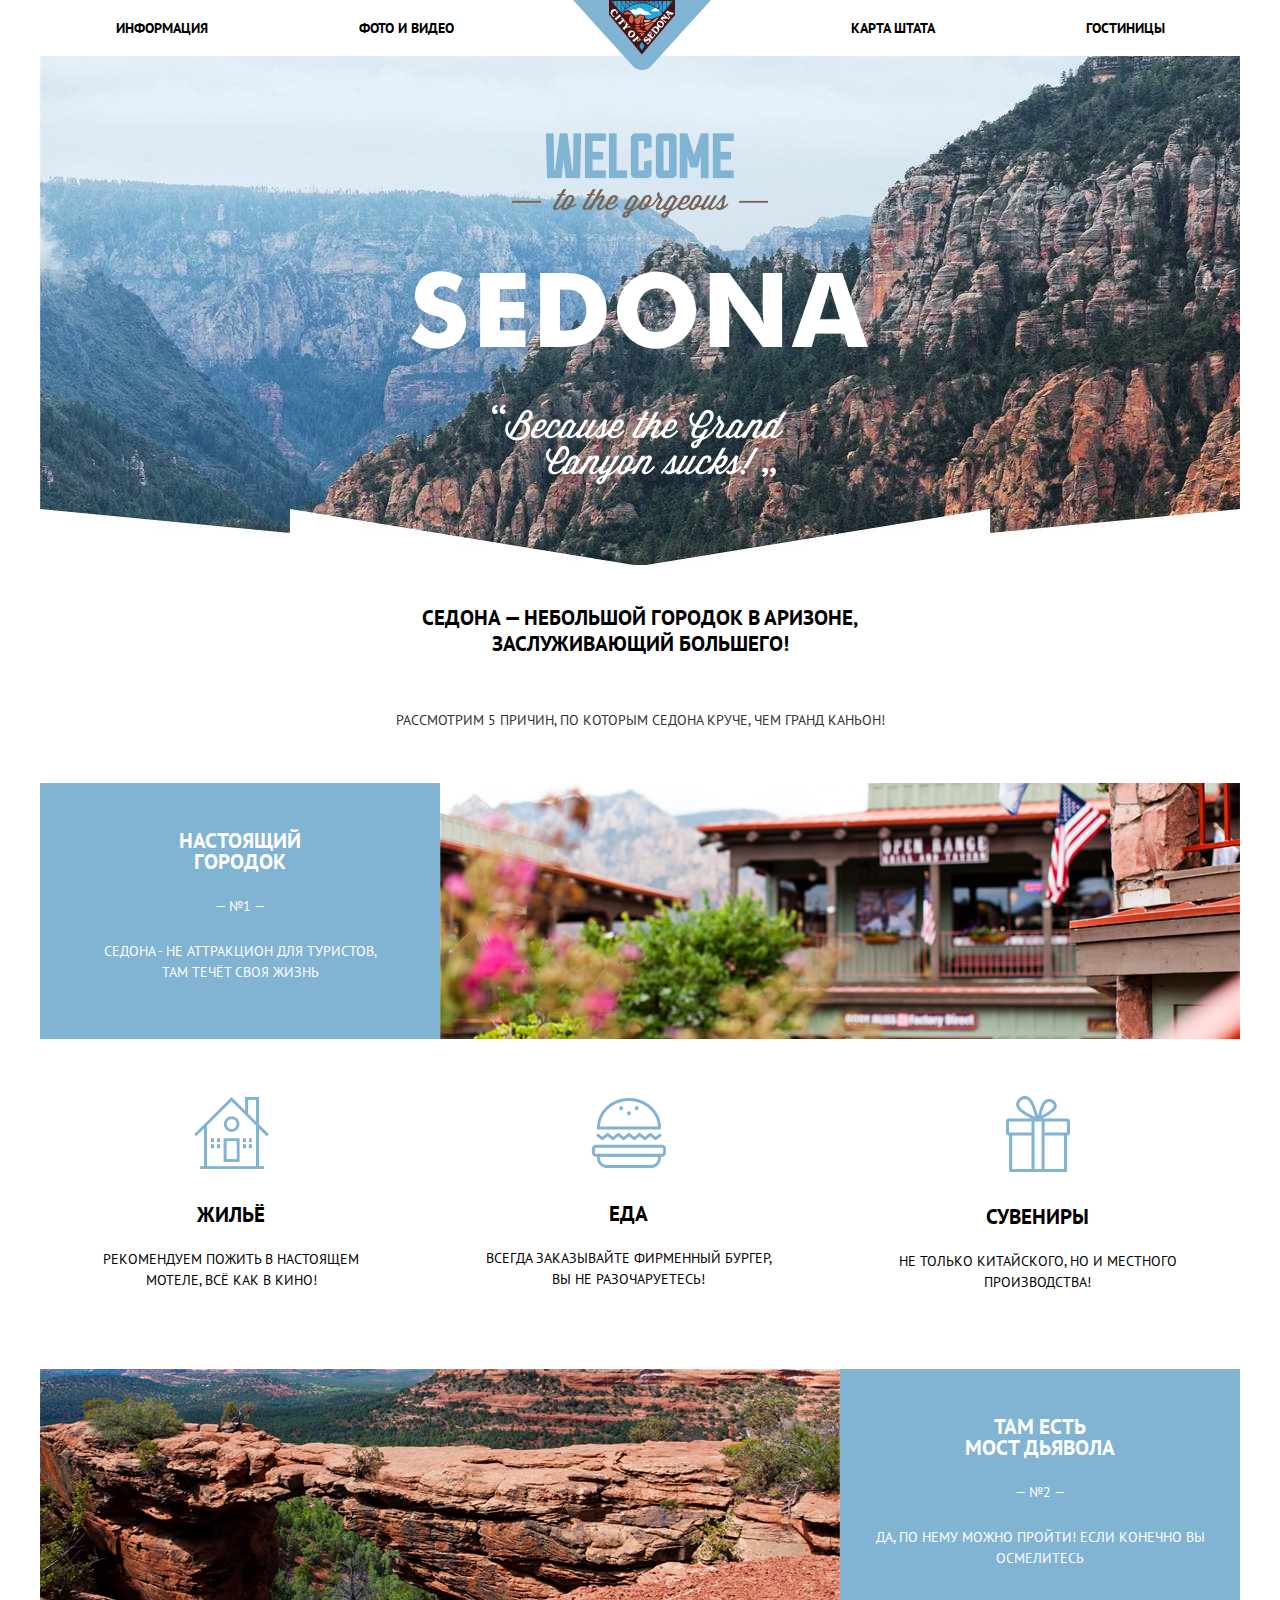
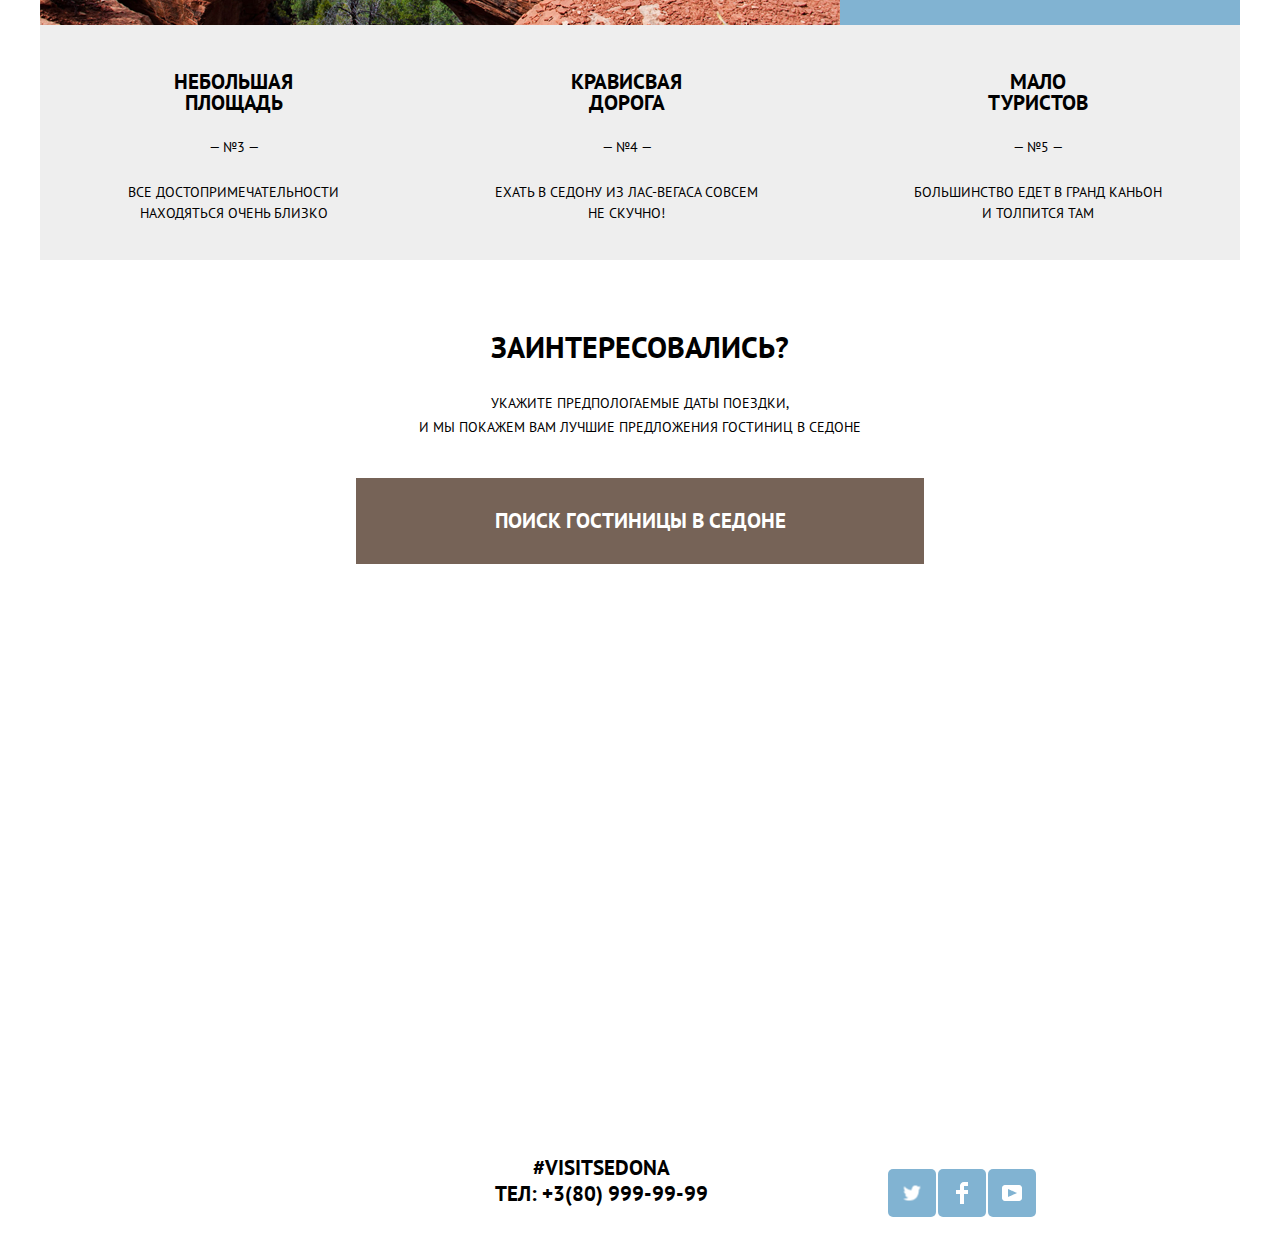
<file: index.html>
<!DOCTYPE html>
<html lang="ru">
<head>
  <meta charset="utf-8">
  <meta name="viewport" content="width=device-width">
  <title>Седона</title>
  <link rel="stylesheet" href="css/normalize.css">
  <link rel="stylesheet" href="css/style.css">
  <link href="https://fonts.googleapis.com/css2?family=PT+Sans&display=swap" rel="stylesheet">
</head>
<body>
<div class="container">
  <header>
    <nav class="main_nav">
      <ul class="site_nav">
        <li><a href="#">ИНФОРМАЦИЯ</a></li>
        <li><a href="#">ФОТО И ВИДЕО</a></li>
        <li class="not_visibility"><a href="#">ФОТО И ВИДЕО</a></li>
        <li><a href="#">КАРТА ШТАТА</a></li>
        <li><a href="#">ГОСТИНИЦЫ</a></li>
      </ul>
      <div class="logo"><a href="index.html"><img width="138" height="70" src="img/logo.png" alt="Логотип"></a></div>
    </nav>
  </header>
  <main>
    <section class="main_title_image">
      <img width="458" height="352" class="main_background_image" src="img/welcome.png" alt="welcome">
      <!--Background картинка-->
    </section>
    <div class="container_cause">
      <div class="main_cause">
        <h1 class="main_title_cause">СЕДОНА — НЕБОЛЬШОЙ ГОРОДОК В АРИЗОНЕ,<br> ЗАСЛУЖИВАЮЩИЙ БОЛЬШЕГО!</h1>
        <p class="main_text_cause">РАССМОТРИМ 5 ПРИЧИН, ПО КОТОРЫМ СЕДОНА КРУЧЕ, ЧЕМ ГРАНД КАНЬОН!</p>
      </div>
      <section class="one_cause">
        <div class="description_one_cause">
          <h2 class="cause_title">НАСТОЯЩИЙ <br>ГОРОДОК</h2>
          <p class="cause_text">— №1 —</p>
          <p class="cause_text">СЕДОНА - НЕ АТТРАКЦИОН ДЛЯ ТУРИСТОВ,<br> ТАМ ТЕЧЁТ СВОЯ ЖИЗНЬ</p>
        </div>
        <img width="800" height="256" class="image_one_cause" src="img/image.jpg" alt="фасад">
      </section>

      <section>
        <ul class="features_list">
          <li class="features_item">
            <img width="75" height="72" src="img/icon-1.png" alt="ЖИЛЬЁ">
            <h3 class="features_title cause_title">ЖИЛЬЁ</h3>
            <p class="features_text cause_text">РЕКОМЕНДУЕМ ПОЖИТЬ В НАСТОЯЩЕМ <br> МОТЕЛЕ, ВСЁ КАК В КИНО!</p>
          </li>
          <li class="features_item">
            <img width="75" height="70" src="img/icon-2.png" alt="ЕДА">
            <h3 class="features_title cause_title">ЕДА</h3>
            <p class="features_text cause_text">ВСЕГДА ЗАКАЗЫВАЙТЕ ФИРМЕННЫЙ БУРГЕР,<br> ВЫ НЕ РАЗОЧАРУЕТЕСЬ!</p>
          </li>
          <li class="features_item">
            <img width="64" height="77" src="img/icon-3.png" alt="СУВЕНИРЫ">
            <h3 class="features_title cause_title">СУВЕНИРЫ</h3>
            <p class="features_text cause_text">НЕ ТОЛЬКО КИТАЙСКОГО, НО И МЕСТНОГО<br> ПРОИЗВОДСТВА!</p>
          </li>
        </ul>
      </section>

      <section class="two_cause">
        <img width="800" height="256" class="image_two_cause" src="img/mountains.jpg" alt="горы">
        <div class="description_rest_cause">
          <h2 class="cause_title">ТАМ ЕСТЬ<br>МОСТ ДЬЯВОЛА</h2>
          <p class="cause_text">— №2 —</p>
          <p class="cause_text">ДА, ПО НЕМУ МОЖНО ПРОЙТИ! ЕСЛИ КОНЕЧНО ВЫ ОСМЕЛИТЕСЬ</p>
        </div>
      </section>
      <section class="rest_cause">
        <ul class="rest_cause_list">
          <li>
            <h3 class="features_title cause_title">НЕБОЛЬШАЯ<br> ПЛОЩАДЬ</h3>
            <p class="features_text cause_text">— №3 —</p>
            <p class="features_text cause_text">ВСЕ ДОСТОПРИМЕЧАТЕЛЬНОСТИ<br> НАХОДЯТЬСЯ ОЧЕНЬ БЛИЗКО</p>
          </li>
          <li>
            <h3 class="features_title cause_title">КРАВИСВАЯ<br> ДОРОГА</h3>
            <p class="features_text cause_text">— №4 —</p>
            <p class="features_text cause_text">ЕХАТЬ В СЕДОНУ ИЗ ЛАС-ВЕГАСА СОВСЕМ<br> НЕ СКУЧНО!</p>
          </li>
          <li>
            <h3 class="features_title cause_title">МАЛО<br> ТУРИСТОВ</h3>
            <p class="features_text cause_text">— №5 —</p>
            <p class="features_text cause_text">БОЛЬШИНСТВО ЕДЕТ В ГРАНД КАНЬОН<br> И ТОЛПИТСЯ ТАМ</p>
          </li>
        </ul>
      </section>
    </div>
    <div>
      <div>
        <h4 class="search_hostel_title">ЗАИНТЕРЕСОВАЛИСЬ?</h4>
        <p class="search_hostel_text">УКАЖИТЕ ПРЕДПОЛОГАЕМЫЕ ДАТЫ ПОЕЗДКИ, <br> И МЫ ПОКАЖЕМ ВАМ ЛУЧШИЕ ПРЕДЛОЖЕНИЯ
          ГОСТИНИЦ В СЕДОНЕ</p>
      </div>
      <div class="form_calendar">
        <div class="search_hostel_btn">
          <button class="search_hostel" id="search_hostel">ПОИСК ГОСТИНИЦЫ В СЕДОНЕ</button>
        </div>
        <iframe
          src="https://www.google.com/maps/embed?pb=!1m18!1m12!1m3!1d24250.09813078141!2d-111.80323752562221!3d34.85762644605035!2m3!1f0!2f0!3f0!3m2!1i1024!2i768!4f13.1!3m3!1m2!1s0x872da132f942b00d%3A0x5548c523fa6c8efd!2z0KHQtdC00L7QvdCwLCDQkNGA0LjQt9C-0L3QsCA4NjMzNiwg0KHQqNCQ!5e0!3m2!1sru!2sua!4v1614798219542!5m2!1sru!2sua"
          width="600" height="450" style="border:0;" allowfullscreen="" loading="lazy"></iframe>
        
          <div class="search_hostel_calendar_wrapper">
            <div class="search_hostel_calendar" id="search_hostel_calendar">
              <form class="form_search_hostel" id="form_search_hostel" action="/seach.html" method="post">
                <ul>
                  <li class="date_in">
                    <label for="date_in">ДАТА ЗАЕЗДА:</label>
                    <input type="date" id="date_in" name="date_in">
                  </li>
                  <li class="date_out">
                    <label for="date_out">ДАТА ВЫЕЗДА</label>
                    <input type="date" id="date_out" name="date_out">
                  </li>
                </ul>
                <ul class="search_hostel_age">
                  <li class="adult_years">
                    <label for="adult_years">ВЗРОСЛЫЕ:</label>
                    <input type="number" id="adult_years" name="adult_years">
                  </li>
                  <li class="child_years">
                    <label for="child_years">ДЕТИ:</label>
                    <input type="number" id="child_years" name="child_years">
                  </li>
                </ul>
                <div class="button_search_hostel"><a class="text_button_search_hostel" id="text_button_search_hostel"
                    href="#">НАЙТИ</a></div>
              </form>
            </div>

          </div>
        
      </div>
    </div>
  </main>

  <footer class="main_footer">
    <div class="number_footer">
      <span class="number">#VISITSEDONA</span><br>
      <a href="#" type="tel"><span class="number">ТЕЛ: +3(80) 999-99-99</span></a>
    </div>

    <ul class="social_network_list">
      <li class="social_network_item"><a href="#"><img width="17" height="17" src="img/twitter.png" alt="twitter"></a>
      </li>
      <li class="social_network_item"><a href="#"><img width="12" height="22" src="img/fb-icon.png" alt="facebook"></a>
      </li>
      <li class="social_network_item"><a href="#"><img width="20" height="16" src="img/youtube.png" alt="youtube"></a>
      </li>
    </ul>
   
  </footer>
</div>
<script src="js/jquery-3.5.1.min.js"></script>
<script src="js/app.js"></script>
</body>
</html>
</file>
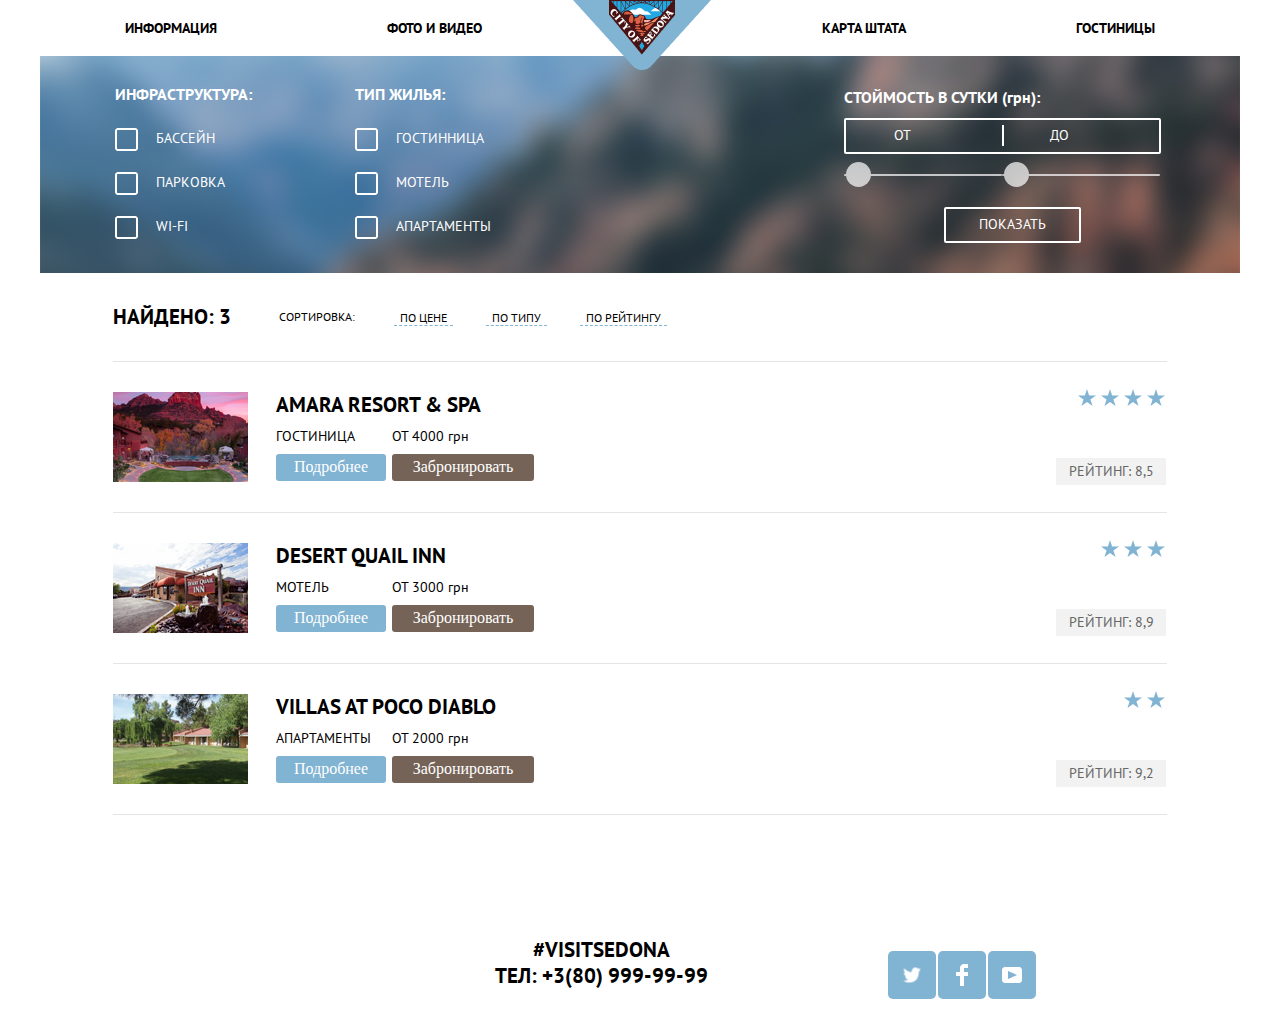
<file: seach.html>
<!DOCTYPE html>
<html lang="ru">
<head>
  <meta charset="utf-8">
  <meta name="viewport" content="width=device-width">
  <title>Седона</title>
  <link rel="stylesheet" href="css/normalize.css">
  <link rel="stylesheet" href="css/style.css">
  <link href="https://fonts.googleapis.com/css2?family=PT+Sans&display=swap" rel="stylesheet">
</head>
<body>
<div class="container">
  <header>
    <nav class="main_nav">
      <ul class="site_nav">
        <li><a href="#">ИНФОРМАЦИЯ</a></li>
        <li><a href="#">ФОТО И ВИДЕО</a></li>
        <li><a href="#"></a></li>
        <li><a href="#">КАРТА ШТАТА</a></li>
        <li><a href="#">ГОСТИНИЦЫ</a></li>
      </ul>
      <div class="logo"><a href="index.html"><img width="138" height="70" src="img/logo.png" alt="Логотип"></a></div>
    </nav>
  </header>
  <main>
    <section class="filter">
      <!--Здесь будет фильтр-->
      <div class="filter_sort_option">
        <div class="filter_option">
          <p>ИНФРАСТРУКТУРА:</p>
          <label class="sort_option" for="pool">
            <input class="checkbox_sort_option" type="checkbox" id="pool" name="pool">
            <span class="fake_checkbox_sort_option"></span>
            <span>БАССЕЙН</span>
          </label>
          <label class="sort_option" for="parking">
            <input class="checkbox_sort_option" type="checkbox" id="parking" name="parking">
            <span class="fake_checkbox_sort_option"></span>
            <span>ПАРКОВКА</span>
          </label>
          <label class="sort_option" for="wi_fi">
            <input class="checkbox_sort_option" type="checkbox" id="wi_fi" name="WI-FI">
            <span class="fake_checkbox_sort_option"></span>
            <span>WI-FI</span>
          </label>
        </div>
        <div class="filter_option">
          <p>ТИП ЖИЛЬЯ:</p>
          <label class="sort_option" for="hotel">
            <input class="checkbox_sort_option" type="checkbox" id="hotel" name="hotel">
            <span class="fake_checkbox_sort_option"></span>
            <span>ГОСТИННИЦА</span>
          </label>
          <label class="sort_option" for="motel">
            <input class="checkbox_sort_option" type="checkbox" id="motel" name="motel">
            <span class="fake_checkbox_sort_option"></span>
            <span>МОТЕЛЬ</span>
          </label>
          <label class="sort_option" for="apartments">
            <input class="checkbox_sort_option" type="checkbox" id="apartments" name="apartments">
            <span class="fake_checkbox_sort_option"></span>
            <span>АПАРТАМЕНТЫ</span>
          </label>
        </div>
      </div>
      <div class="filter_price">
        <p>СТОЙМОСТЬ В СУТКИ (грн):</p>
        <div class="price_category">
          <p class="price_entry_field">ОТ <label for="price_entry_field_min"></label><input id="price_entry_field_min" type="text" size="10"></p>
          <p class="price_entry_field">ДО <label for="price_entry_field_max"></label><input id="price_entry_field_max" type="text" size="10"></p>
        </div>
        <div class="price_slide_container">
          <label for="scroll_min_price"></label>
          <input id="scroll_min_price" type="range" min="1" max="3500" value="50" class="left_price_slider">
          <label for="scroll_max_price"></label>
          <input id="scroll_max_price" type="range" min="1" max="3500" value="50" class="right_price_slider">
        </div>
        <button class="show_result">ПОКАЗАТЬ</button>
      </div>
    </section>
    <section class="sorting">
      <!--Здесь будет сортировка-->
      <h1 class="title_hostel">НАЙДЕНО: 3</h1>
      <p class="main_text_sorting">СОРТИРОВКА:</p>
      <div class="container_checkbox_sorting" id="container_checkbox_sorting">
        <label class="text_sorting" for="button0">
          <input class="not_highlighted" type="button" id="button0" value="ПО ЦЕНЕ">
        </label>
        <label class="text_sorting" for="button1">
          <input class="not_highlighted" type="button" id="button1" value="ПО ТИПУ">
        </label>
        <label class="text_sorting" for="button2">
          <input class="not_highlighted" type="button" id="button2" value="ПО РЕЙТИНГУ">
        </label>
      </div>
    </section>
    <section>
      <div class="found_hotel_list">
        <div class="found_hotel_item">
          <img width="135" height="90" src="img/amara-resort.png" alt="ГОСТИНИЦА">
          <div class="hostel">
            <h2 class="title_hostel">AMARA RESORT & SPA</h2>
            <div class="text_hostel">
              <p class="kind_hostel">ГОСТИНИЦА</p>
              <p class="prise_hostel">ОТ 4000 грн</p>
            </div>
            <div class="button_hostel">
              <button class="button_details">Подробнее</button>
              <button class="button_booking">Забронировать</button>
            </div>
          </div>
          <div class="rating">
            <div class="star_rating">
              <img height="17" width="19" src="img/star.png" alt="star">
              <img height="17" width="19" src="img/star.png" alt="star">
              <img height="17" width="19" src="img/star.png" alt="star">
              <img height="17" width="19" src="img/star.png" alt="star">
            </div>
            <div class="point_rating"><p>РЕЙТИНГ: 8,5</p></div>
          </div>
        </div>
        <div class="found_hotel_item">
          <img width="135" height="90" src="img/desert-quail.png" alt="МОТЕЛЬ">
          <div class="hostel">
            <h2 class="title_hostel">DESERT QUAIL INN</h2>
            <div class="text_hostel">
              <p class="kind_hostel">МОТЕЛЬ</p>
              <p class="prise_hostel">ОТ 3000 грн</p></div>
            <div class="button_hostel">
              <button class="button_details">Подробнее</button>
              <button class="button_booking">Забронировать</button>
            </div>
          </div>
          <div class="rating">
            <div class="star_rating">
              <img height="17" width="19" src="img/star.png" alt="star">
              <img height="17" width="19" src="img/star.png" alt="star">
              <img height="17" width="19" src="img/star.png" alt="star">
            </div>
            <div class="point_rating"><p>РЕЙТИНГ: 8,9</p></div>
          </div>
        </div>
        <div class="found_hotel_item">
          <img width="135" height="90" src="img/Rectangle.png" alt="АПАРТАМЕНТЫ">
          <div class="hostel">
            <h2 class="title_hostel">VILLAS AT POCO DIABLO</h2>
            <div class="text_hostel">
              <p class="kind_hostel">АПАРТАМЕНТЫ</p>
              <p class="prise_hostel">ОТ 2000 грн</p></div>
            <div class="button_hostel">
              <button class="button_details">Подробнее</button>
              <button class="button_booking">Забронировать</button>
            </div>
          </div>
          <div class="rating">
            <div class="star_rating">
              <img height="17" width="19" src="img/star.png" alt="star">
              <img height="17" width="19" src="img/star.png" alt="star">
            </div>
            <div class="point_rating"><p>РЕЙТИНГ: 9,2</p></div>
          </div>
        </div>
      </div>
    </section>
  </main>

  <footer class="main_footer">
    <div class="number_footer">
      <span class="hashtag">#VISITSEDONA</span><br>
      <a href="#" type="tel"><span class="number">ТЕЛ: +3(80) 999-99-99</span></a>
    </div>

    <ul class="social_network_list">
      <li class="social_network_item"><a href="#"><img width="17" height="17" src="img/twitter.png" alt="twitter"></a>
      </li>
      <li class="social_network_item"><a href="#"><img width="12" height="22" src="img/fb-icon.png" alt="facebook"></a>
      </li>
      <li class="social_network_item"><a href="#"><img width="20" height="16" src="img/youtube.png" alt="youtube"></a>
      </li>
    </ul>

    
  </footer>
</div>
<script src="js/jquery-3.5.1.min.js"></script>
<script src="js/app.js"></script>
</body>
</html>
</file>
<file: css/style.css>
.container {
  max-width: 1200px;
  margin: 0px auto;
  padding: 0px 15px;
}

@media (max-width: 1200px) {
  .container {
    max-width: 970px;
  }
}
@media (max-width: 992px) {
  .container {
    max-width: 750px;
  }
}
@media (max-width: 767px) {
  .container {
    max-width: none;
  }
}

a {
  text-decoration: none;
  color: #000000;
}

.main_nav {
  position: relative;
}

.logo {
  margin-left: 533px;
  position: absolute;
  margin-top: -56px;
}

.site_nav {
  list-style-type: none;
  width: 100%;
  height: 56px;
  display: flex;
  justify-content: space-around;
  align-items: center;
  text-align: center;
  padding-inline-start: 0;
}

.site_nav li {
  padding-left: 67px;
  padding-right: 67px;
}

.site_nav a {
  font-family: PT Sans;
  font-size: 14px;
  font-style: normal;
  font-weight: 700;
  line-height: 26px;
  letter-spacing: 0px;
  text-align: center;
  color: #000000;
}

.main_title_image {
  width: 1200px;
  height: 509px;
  background: url("../img/background-photo.jpg");
}

.main_background_image {
  margin-top: 77px;
  margin-left: 371px;
  margin-right: 371px;
}

.main_cause {
  text-align: center;
}

.main_title_cause {
  margin-top: 40px;
  margin-bottom: 50px;
  font-family: PT Sans;
  font-size: 21px;
  font-style: normal;
  font-weight: 700;
  line-height: 26px;
  letter-spacing: 0px;
  text-align: center;
  color: #000000;
}

.main_text_cause {
  margin-bottom: 50px;
  font-family: PT Sans;
  font-size: 14px;
  font-style: normal;
  font-weight: 400;
  line-height: 26px;
  letter-spacing: 0px;
  color: #333333;
}

.description_one_cause {
  display: inline-block;
  vertical-align: middle;
  width: 400px;
  height: 256px;
  box-sizing: border-box;
  text-align: center;
  background: #81b3d2;
}

.cause_title {
  font-family: PT Sans;
  font-size: 21px;
  font-style: normal;
  font-weight: 700;
  line-height: 21px;
  letter-spacing: 0px;
  color: #ffffff;
  margin-top: 47px;
}

.cause_text {
  font-family: PT Sans;
  font-size: 14px;
  font-style: normal;
  font-weight: 400;
  line-height: 21px;
  letter-spacing: 0px;
  color: #ffffff;
  margin-top: 24px;
}

.image_one_cause {
  vertical-align: middle;
  width: 800px;
  display: inline-block;
  box-sizing: border-box;
  position: absolute;
}

.features_list {
  display: flex;
  height: 330px;
  align-items: center;
  justify-content: space-around;
  margin-top: -10px;
}

.features_list li {
  list-style-type: none;
}

.features_item {
  text-align: center;
}

.features_title {
  color: black;
  margin-top: 30px;
}

.features_text {
  color: #000000;
}

.two_cause {
  margin-top: 10px;
}

.description_rest_cause {
  display: inline-block;
  vertical-align: middle;
  width: 400px;
  height: 256px;
  box-sizing: border-box;
  text-align: center;
  position: absolute;
  background: #81b3d2;
}

.rest_cause_list {
  height: 256px;
  background: #eeeeee;
  display: flex;
  align-items: center;
  justify-content: space-around;
  text-align: center;
  margin-top: -25px;
  padding-left: 10px;
}

.rest_cause li {
  list-style-type: none;
}

.search_hostel_title {
  margin-top: 75px;
  font-family: PT Sans;
  font-size: 30px;
  font-style: normal;
  font-weight: 700;
  line-height: 24px;
  letter-spacing: 0px;
  text-align: center;
}

.search_hostel_text {
  margin-top: -8px;
  font-family: PT Sans;
  font-size: 14px;
  font-style: normal;
  font-weight: 400;
  line-height: 24px;
  letter-spacing: 0px;
  text-align: center;
}

.form_calendar {
  height: 594px;
  position: relative;
}

.form_calendar iframe {
  margin-top: 126px;
  position: absolute;
  width: 1200px;
}

.search_hostel_calendar {
  display: flex;
  justify-content: center;
  align-items: center;
  margin-top: 123px;
  position: absolute;
  width: 568px;
  height: 395px;
  opacity: 0;
  transition: 1s linear;
  /* margin-left: 310px; */
  background-color: #ffffff;
}

.search_hostel_calendar_wrapper {
  display: flex;
  justify-content: center;
}

.search_hostel_btn {
  display: flex;
  justify-content: center;
  margin-bottom: 30px;
}

.search_hostel {
  position: absolute;
  display: flex;
  justify-content: center;
  align-items: center;
  /* border-radius: 10px; */
  margin-top: 39px;
  /* margin-left: 310px; */
  background-color: #766357;
  width: 568px;
  height: 86px;
  border: none;
  cursor: pointer;
  font-family: PT Sans;
  font-size: 21px;
  font-style: normal;
  font-weight: 700;
  line-height: 26px;
  letter-spacing: 0px;
  color: #ffffff;
  z-index: 99;
}

.form_search_hostel {
  font-family: PT Sans;
  font-size: 14px;
  font-style: normal;
  font-weight: 700;
  line-height: 26px;
  letter-spacing: 0;
  text-align: center;
}

.date_in {
  margin-top: 55px;
}

.date_in input {
  margin-left: 21px;
  height: 38px;
  width: 346px;
  border: none;
  background-color: #f2f2f2;
}

.date_out {
  margin-top: 26px;
}

.date_out input {
  margin-left: 21px;
  height: 38px;
  width: 346px;
  border: none;
  background-color: #f2f2f2;
}

.search_hostel_age {
  display: flex;
  margin-top: 30px;
  margin-bottom: 54px;
}

.adult_years {
  margin-left: 55px;
}

.adult_years input {
  height: 38px;
  width: 114px;
  border: none;
  background-color: #f2f2f2;
  margin-left: 37px;
  margin-right: 53px;
}

.child_years input {
  height: 38px;
  width: 114px;
  border: none;
  background-color: #f2f2f2;
  margin-left: 17px;
}

.button_search_hostel {
  height: 58px;
  width: 458px;
  margin: 0 55px 0 55px;
  border: none;
  background-color: #81b3d2;
  display: flex;
  justify-content: center;
  align-items: center;
}

.text_button_search_hostel {
  color: #ffffff;
  font-family: PT Sans;
  font-size: 21px;
  font-style: normal;
  font-weight: 700;
  line-height: 26px;
  letter-spacing: 0;
  text-align: center;
}

.main_footer {
  display: flex;
  align-items: center;
  justify-content: space-between;
  height: 120px;
  z-index: 100;
  position: absolute;
  background: rgba(255, 255, 255, 0.7);
  margin-top: 100px;
}

.social_network_list {
  display: grid;
  grid-template-rows: 48px;
  grid-template-columns: 48px 48px 48px;
  grid-column-gap: 2px;
  margin-left: 180px;
}

.social_network_item {
  position: relative;
  width: 48px;
  height: 48px;
  background-color: #81b3d2;
  list-style-type: none;
  text-align: center;
  border-radius: 5px;
}

.social_network_item img {
  margin: 0;
  position: absolute;
  top: 50%;
  left: 50%;
  margin-right: -50%;
  transform: translate(-50%, -50%);
}

.number_footer {
  font-family: PT Sans;
  font-size: 21px;
  font-style: normal;
  font-weight: 700;
  line-height: 26px;
  letter-spacing: 0px;
  text-align: center;
  margin-left: 455px;
  margin-top: -25px;
}

.number {
  padding-top: 9px;
}

.html_academy_footer {
  display: flex;
  margin-left: 200px;
}

.html_academy {
  margin-top: 4px;
  margin-right: 8px;
  font-family: PT Sans;
  font-size: 14px;
  font-style: normal;
  font-weight: 400;
  line-height: 26px;
  letter-spacing: 0px;
  text-align: center;
}

.filter {
  height: 217px;
  background-image: url("../img/background.png");
  display: flex;
}

.filter_sort_option {
  display: flex;
  width: 50%;
  padding-left: 75px;
  padding-top: 2px;
}

.filter_option {
  display: flex;
  width: 40%;
  flex-direction: column;
  margin-left: 0;
  padding-top: 26px;
  font-family: PT Sans;
  font-size: 16px;
  font-style: normal;
  font-weight: 700;
  line-height: 21px;
  letter-spacing: 0px;
  text-align: left;
  color: #ffffff;
}

.sort_option {
  font-family: PT Sans;
  font-size: 14px;
  font-style: normal;
  font-weight: 400;
  line-height: 21px;
  letter-spacing: 0px;
  text-align: left;
  color: #ffffff;
  width: 80%;
  padding-left: 41px;
  margin-top: 23px;
}

.checkbox_sort_option {
  display: none;
  position: absolute;
}

.fake_checkbox_sort_option {
  position: absolute;
  background-image: url("../img/checkbox-off.png");
  background-repeat: no-repeat;
  width: 25px;
  height: 23px;
  margin-left: -41px;
}

.checkbox_sort_option:checked + .fake_checkbox_sort_option {
  background-image: url("../img/checkbox-on.png");
}

.filter_price {
  margin: auto;
  padding-left: 50px;
  font-family: PT Sans;
  font-size: 16px;
  font-style: normal;
  font-weight: 700;
  line-height: 21px;
  letter-spacing: 0px;
  text-align: left;
  color: #ffffff;
}

.price_category {
  display: flex;
  width: 317px;
  height: 36px;
  border: 2px solid #ffffff;
  box-sizing: border-box;
  border-radius: 2px;
  margin-top: 10px;
  margin-bottom: 20px;
}

.price_category p:nth-child(1) {
  border-right: 2px solid #ffffff;
}

.price_category p {
  width: 50%;
  margin: auto;
  font-family: PT Sans;
  font-size: 14px;
  font-style: normal;
  font-weight: 400;
  line-height: 21px;
  letter-spacing: 0px;
  text-align: center;
}

.price_entry_field input {
  width: 35px;
  background: transparent;
  border: none;
  color: #ffffff;
}

.price_slide_container {
  position: relative;
}

.left_price_slider {
  position: absolute;
  -webkit-appearance: none;
  width: 158px;
  height: 2px;
  border-radius: 5px;
  background: #ffffff;
  outline: none;
  opacity: 0.7;
  -webkit-transition: 0.2s;
  transition: opacity 0.2s;
}

.right_price_slider {
  position: absolute;
  -webkit-appearance: none;
  margin-left: 158px;
  width: 158px;
  height: 2px;
  border-radius: 5px;
  background: #ffffff;
  outline: none;
  opacity: 0.7;
  -webkit-transition: 0.2s;
  transition: opacity 0.2s;
}

.right_price_slider::-webkit-slider-thumb {
  -webkit-appearance: none;
  appearance: none;
  width: 25px;
  height: 25px;
  border-radius: 50%;
  background: #ffffff;
  cursor: pointer;
}

.left_price_slider::-webkit-slider-thumb {
  -webkit-appearance: none;
  appearance: none;
  width: 25px;
  height: 25px;
  border-radius: 50%;
  background: #ffffff;
  cursor: pointer;
}

.show_result {
  width: 137px;
  height: 36px;
  margin-top: 33px;
  background: rgba(255, 255, 255, 0);
  border: 2px solid #ffffff;
  box-sizing: border-box;
  border-radius: 2px;
  margin-left: 100px;
  color: #ffffff;
  font-family: PT Sans;
  font-size: 14px;
  font-style: normal;
  font-weight: 400;
  line-height: 21px;
  letter-spacing: 0px;
  cursor: pointer;
}

.sorting {
  display: flex;
  align-items: center;
  height: 88px;
  width: 1054px;
  margin: auto;
  text-align: center;
}

.sorting h1 {
  width: 120px;
  margin-right: 46px;
}

/* .container_checkbox_sorting input {
} */

.sorting p {
  width: 75px;
  margin-right: 10px;
}

/* .sorting span {
} */

.main_text_sorting,
.text_sorting {
  font-family: PT Sans;
  font-size: 12px;
  font-style: normal;
  font-weight: 400;
  line-height: 18px;
  letter-spacing: 0px;
  text-align: left;
  color: #000000;
}

.text_sorting {
  margin-left: 30px;
}

.not_highlighted {
  border-bottom: 1px dashed #81b3d2;
  background: none;
  border-top: none;
  border-left: none;
  border-right: none;
  cursor: pointer;
}

.not_highlighted:focus {
  border: none;
}

.highlighted {
  color: #81b3d2;
  border-bottom: none;
}

.found_hotel_list {
  width: 1054px;
  margin: auto;
  border-top: 1px solid #e5e5e5;
}

.found_hotel_item {
  width: 100%;
  height: 150px;
  display: flex;
  align-items: center;
  border-bottom: 1px solid #e5e5e5;
}

.hostel {
  width: 780px;
  height: 90px;
  margin-left: 28px;
}

.title_hostel {
  padding-top: 0;
  width: 100%;
  font-family: PT Sans;
  font-size: 21px;
  font-style: normal;
  font-weight: 700;
  line-height: 26px;
  letter-spacing: 0;
  text-align: left;
}

.text_hostel {
  display: flex;
  margin-top: 8px;
  margin-bottom: 7px;
}

.kind_hostel {
  width: 116px;
}

.kind_hostel,
.prise_hostel {
  font-family: PT Sans;
  font-size: 14px;
  font-style: normal;
  font-weight: 400;
  line-height: 21px;
  letter-spacing: 0;
  text-align: left;
}

.button_details {
  width: 110px;
  height: 27px;
  background-color: #81b3d2;
  color: #ffffff;
  border: none;
  border-radius: 3px;
}

.button_booking {
  width: 142px;
  height: 27px;
  background-color: #766357;
  color: #ffffff;
  border: none;
  margin-left: 2px;
  border-radius: 3px;
}

.point_rating {
  width: 110px;
  height: 27px;
  background-color: #f2f2f2;
  font-family: PT Sans;
  font-size: 14px;
  font-style: normal;
  font-weight: 400;
  line-height: 21px;
  letter-spacing: 0px;
  text-align: center;
  color: #666666;
  margin-top: 47px;
}

.point_rating p {
  padding-top: 3px;
}

.section_error {
  height: 256px;
}

.star_rating {
  direction: rtl;
}

.not_visibility {
  visibility: hidden;
}

.visibility {
  opacity: 1;
}

/* .disabled {
} */

.form_search_hostel input.error {
  outline: 1px solid red;
}
</file>
